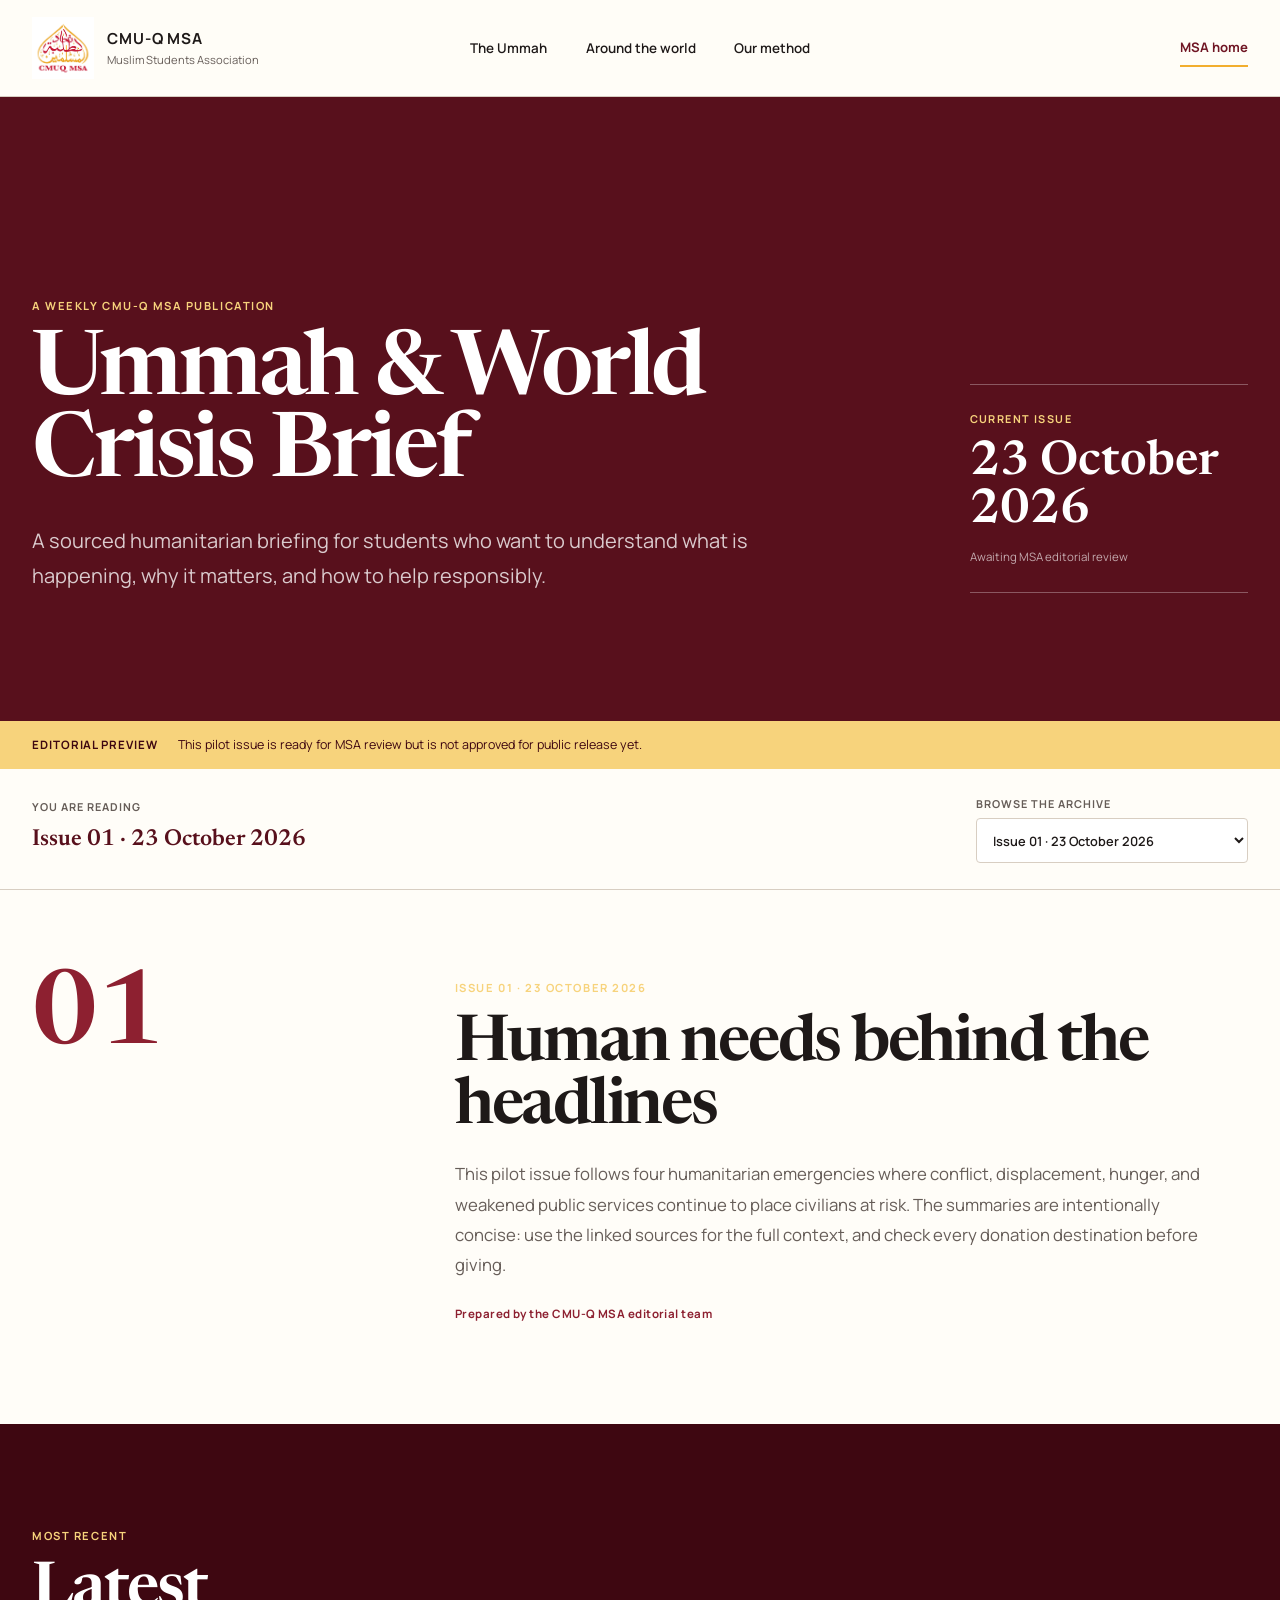
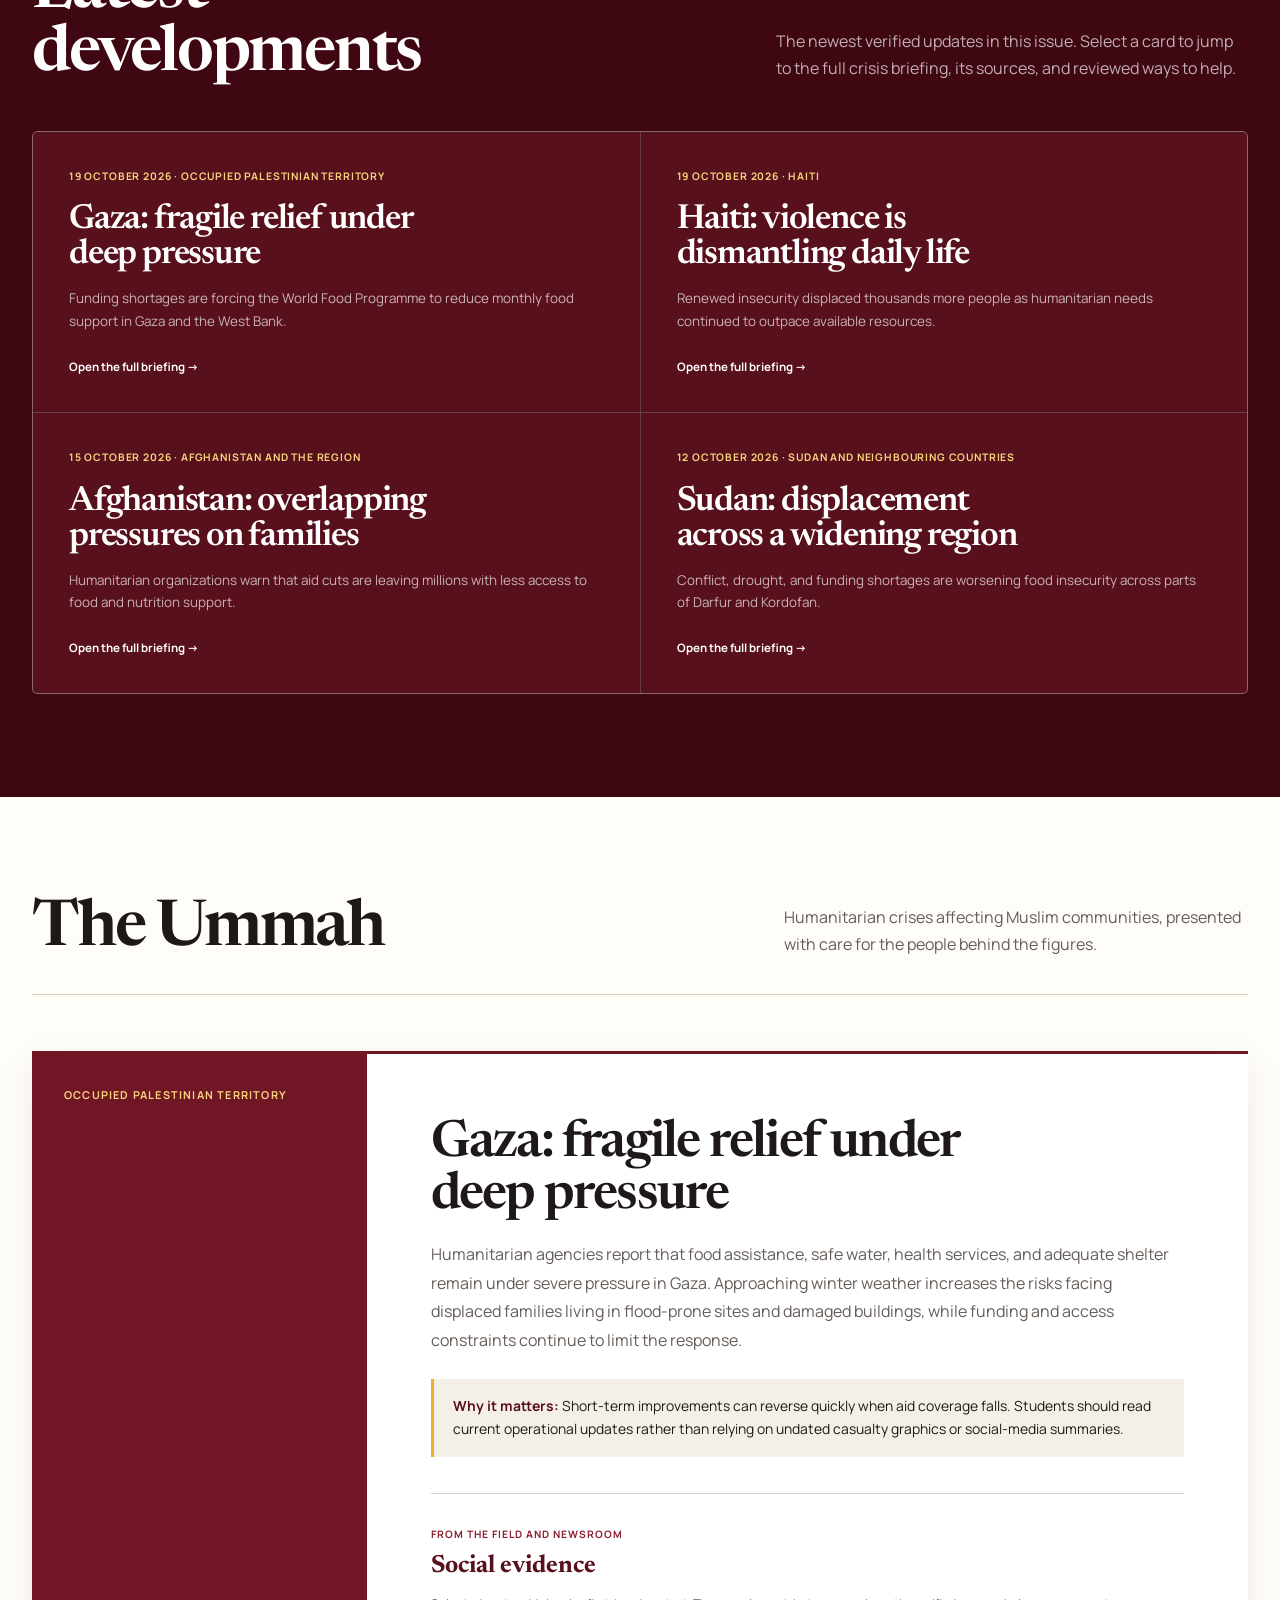
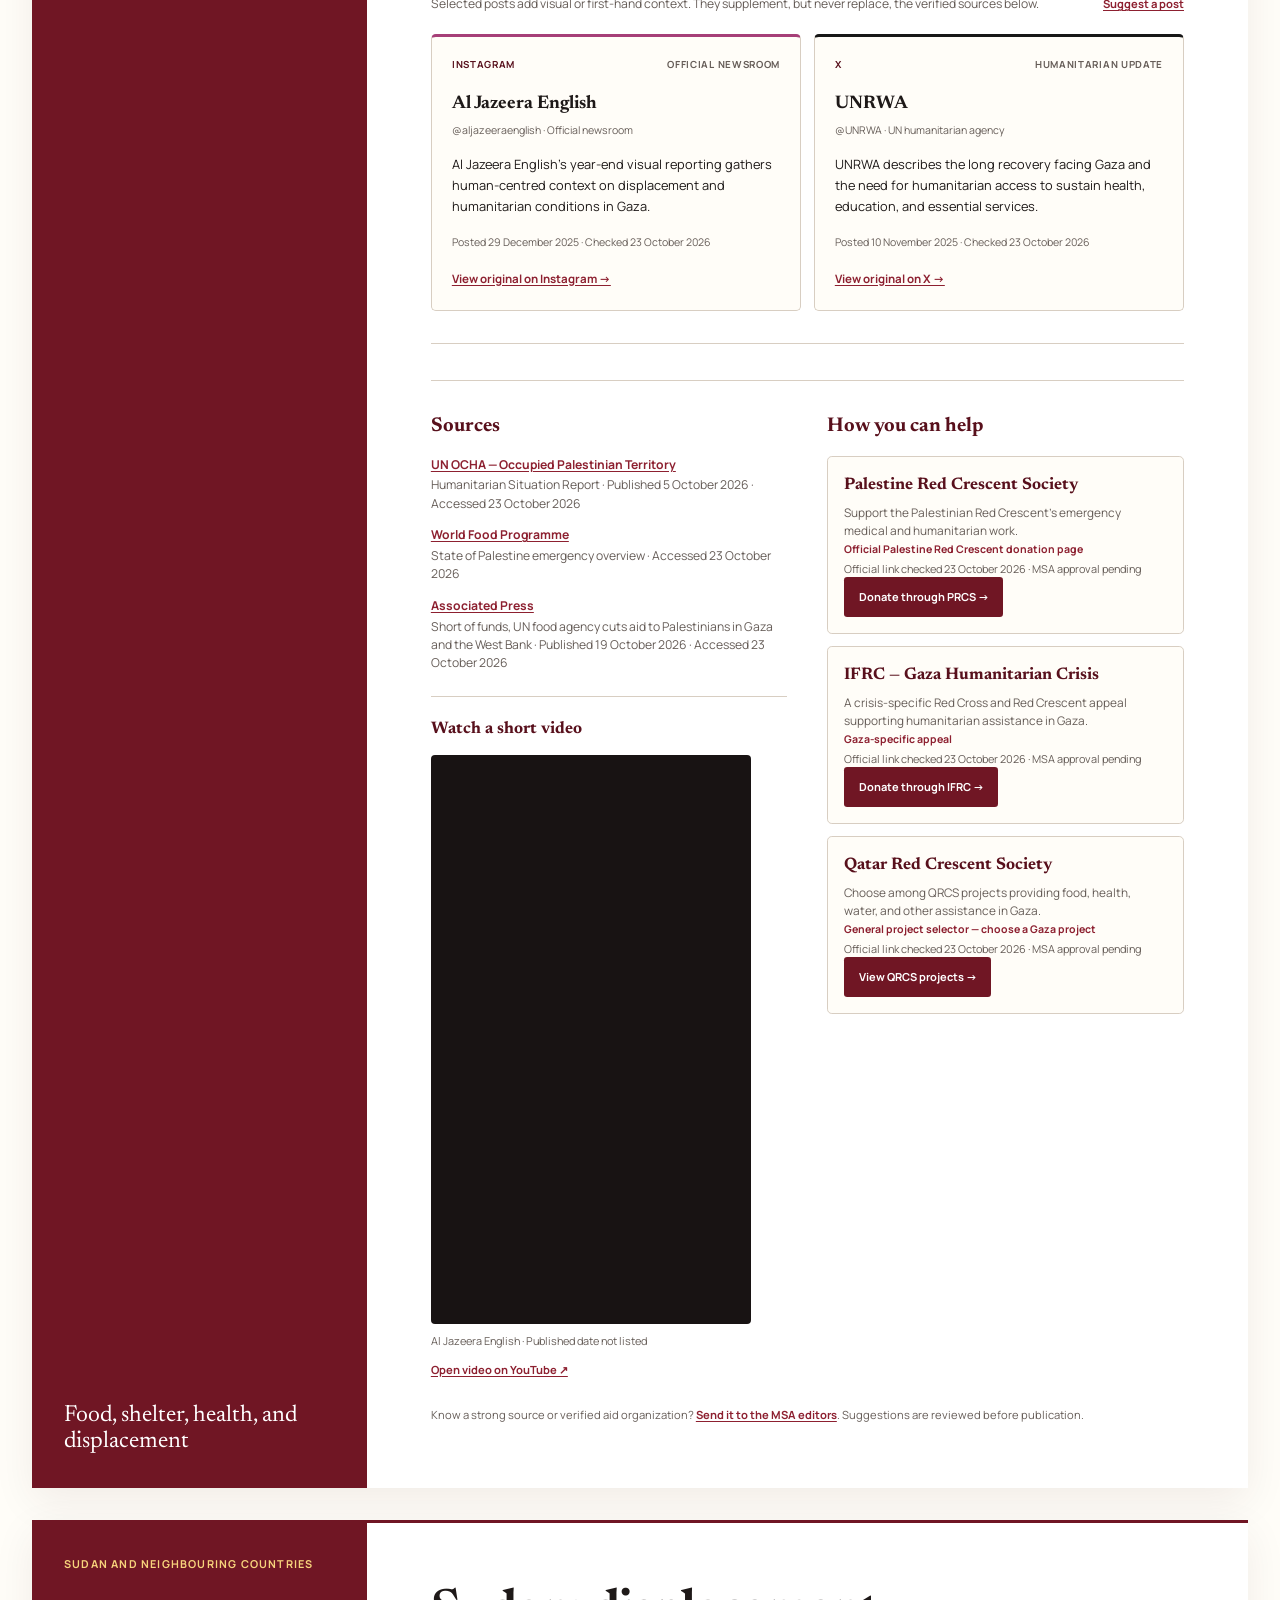
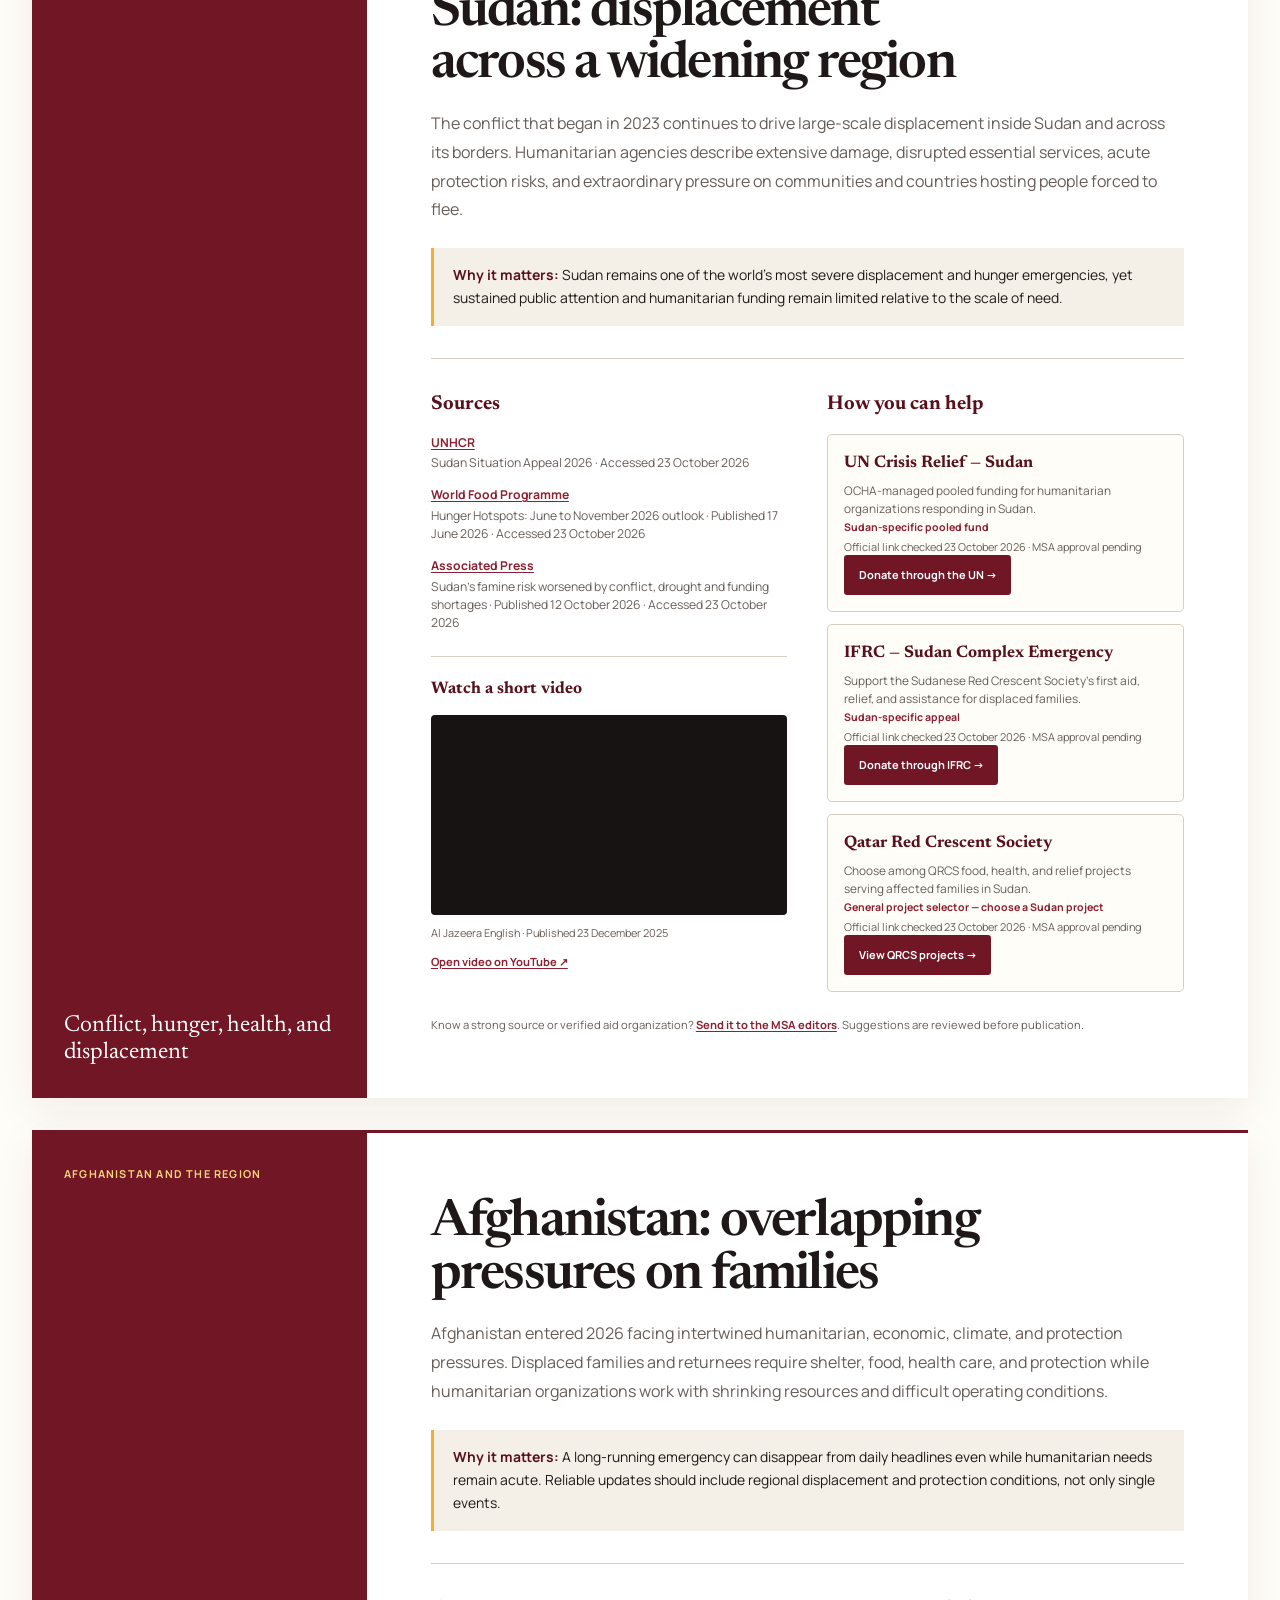
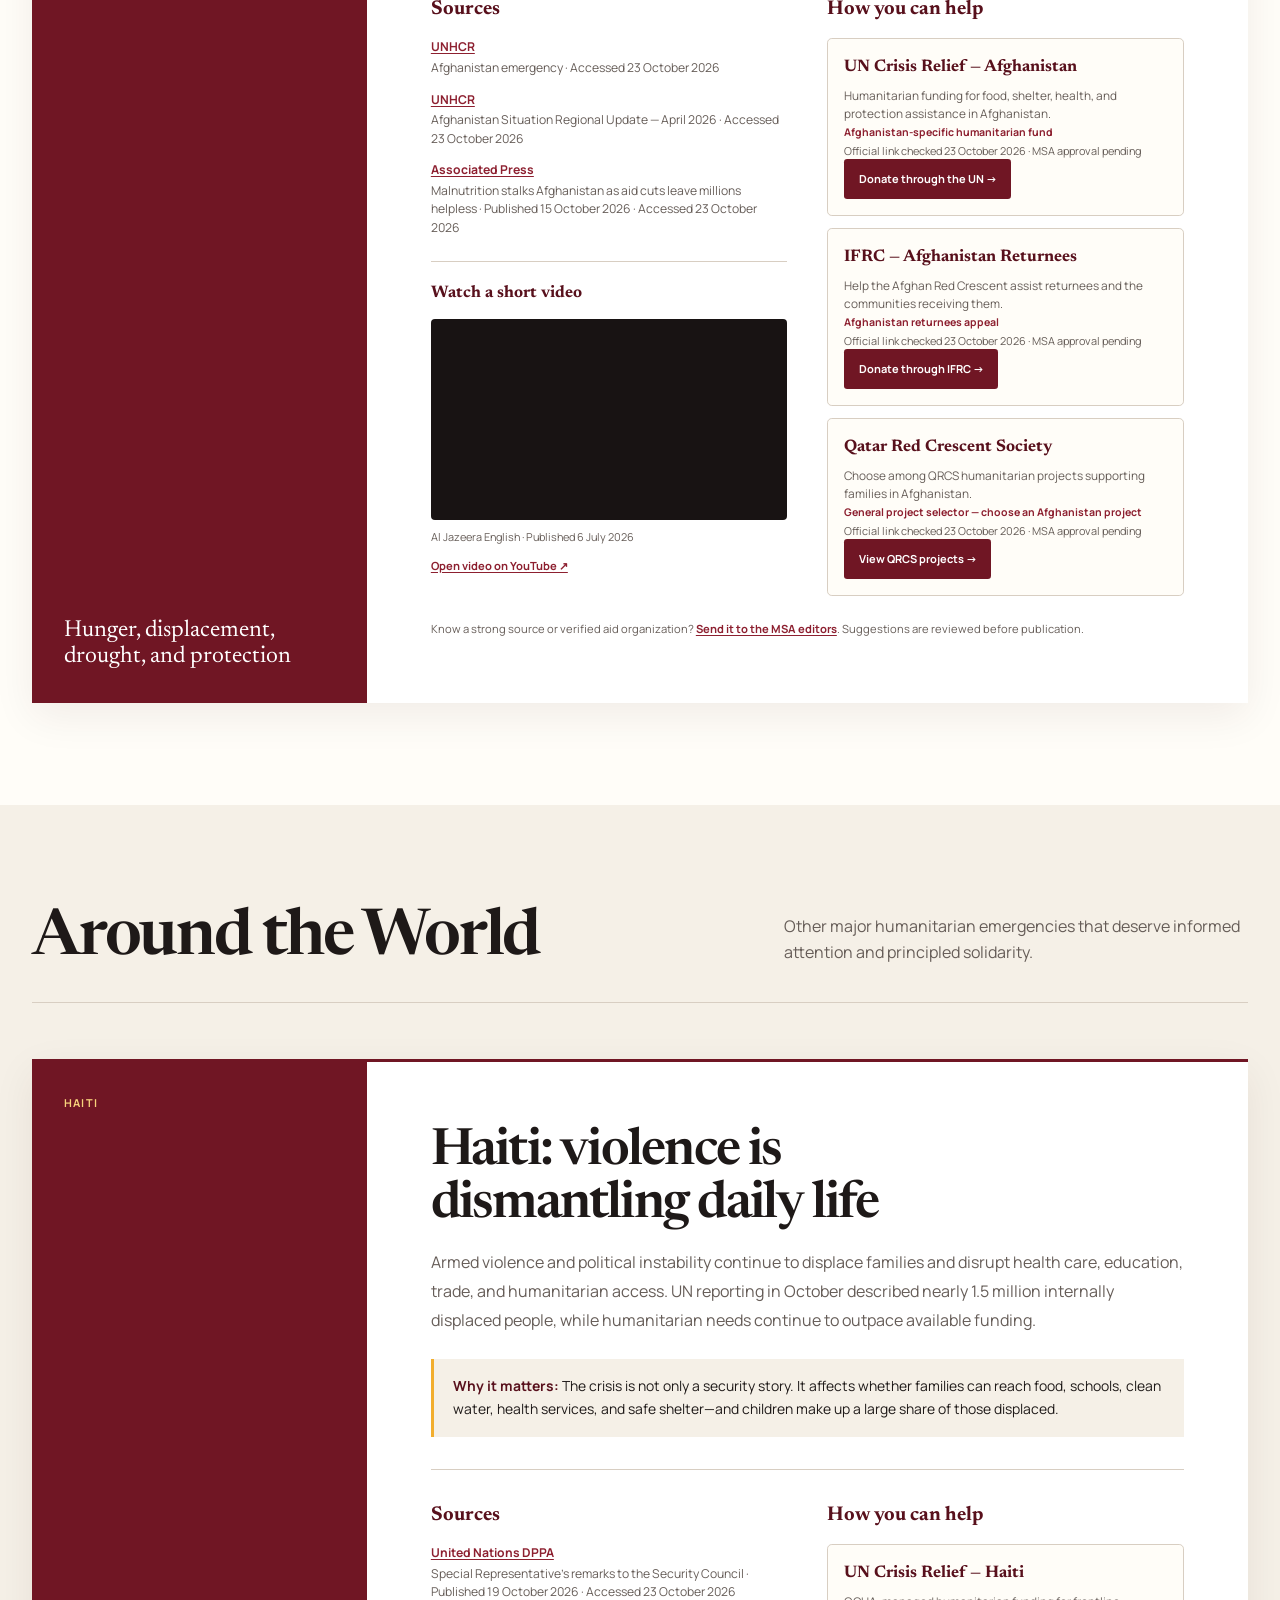
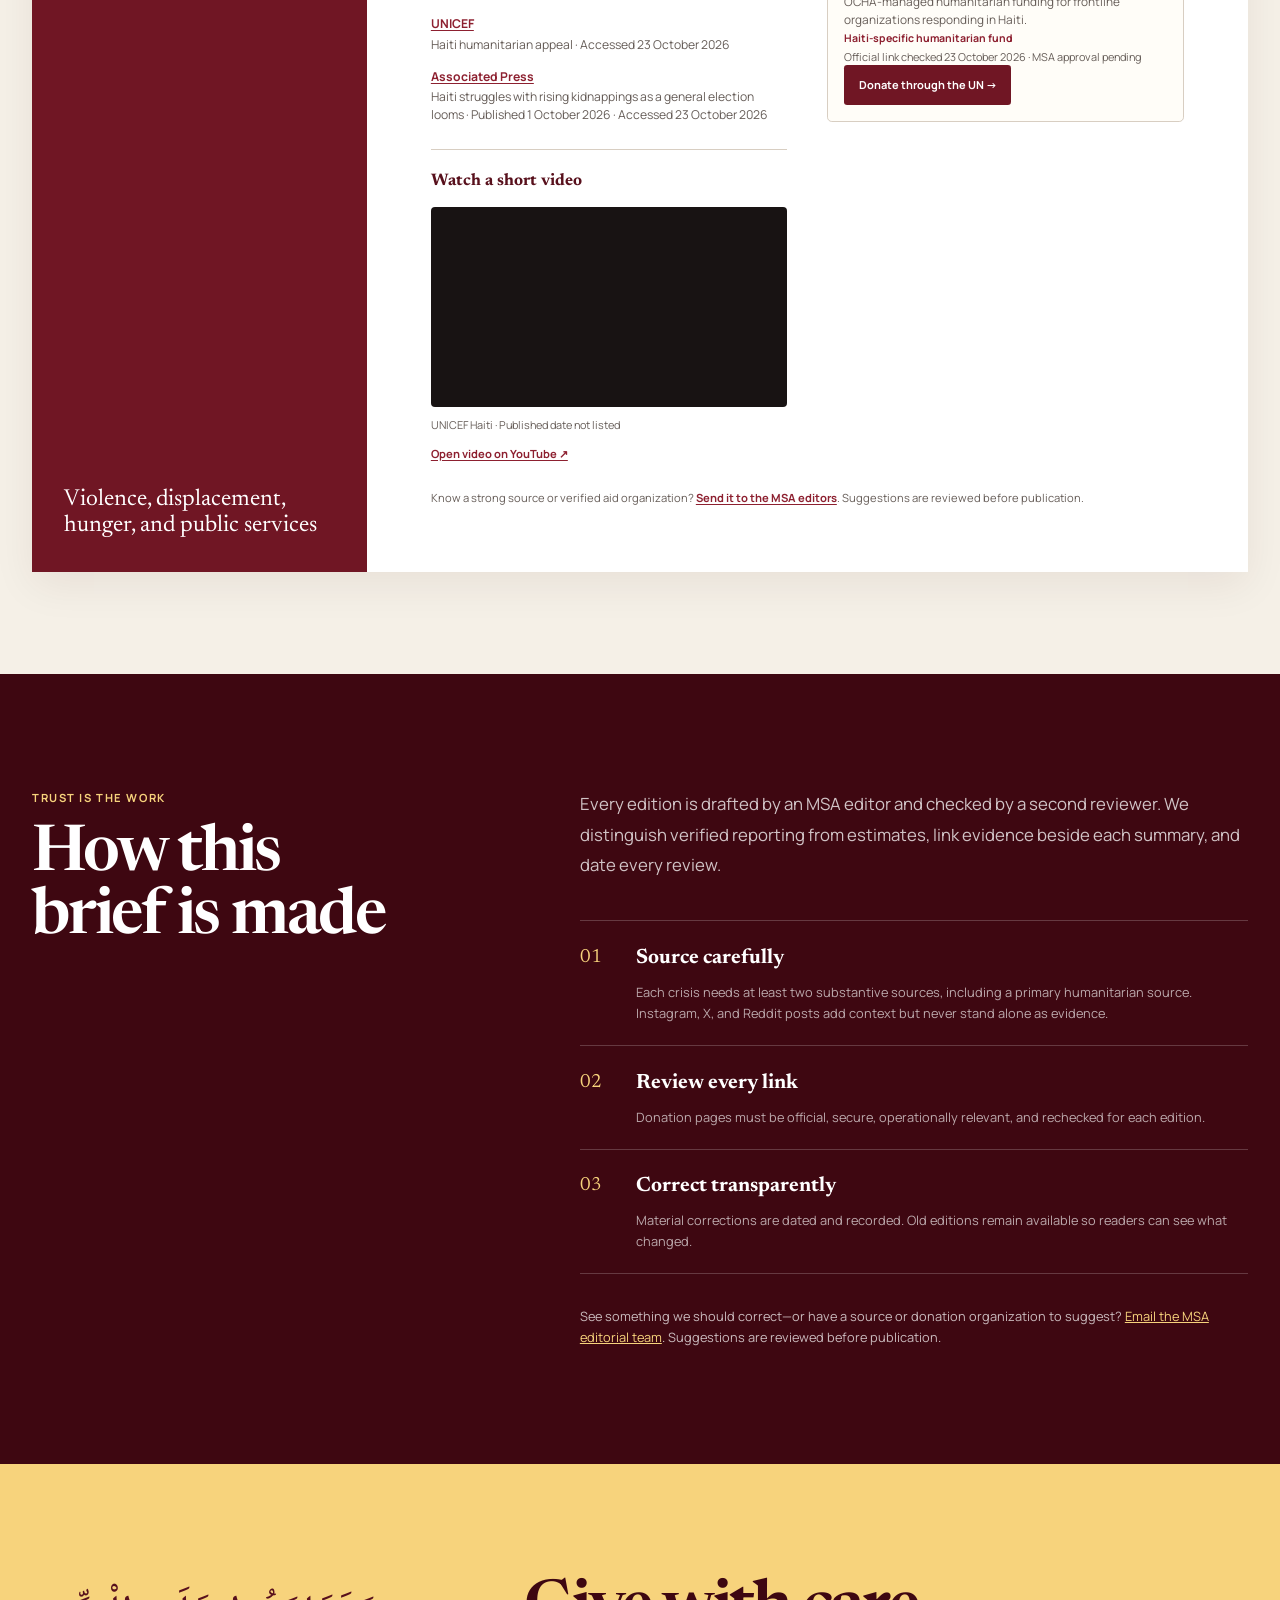
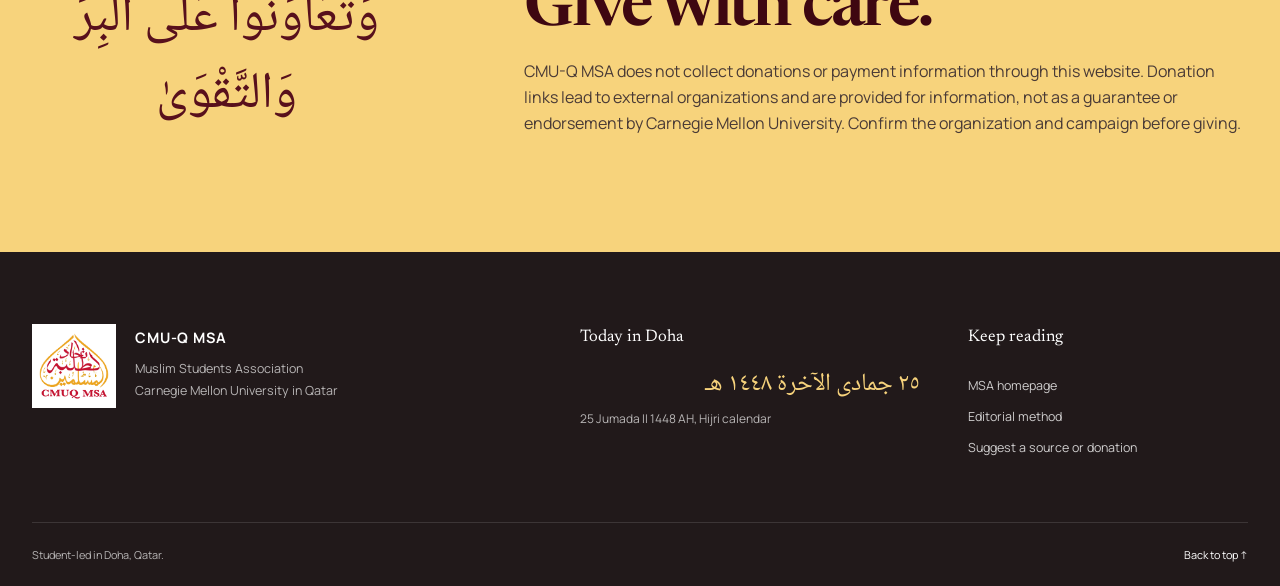
<file: brief/index.html>
<!DOCTYPE html>
<html lang="en">
<head>
  <meta charset="utf-8">
  <meta name="viewport" content="width=device-width, initial-scale=1">
  <meta name="referrer" content="strict-origin-when-cross-origin">
  <title>Ummah &amp; World Crisis Brief | CMU-Q MSA</title>
  <meta name="description" content="A weekly, sourced briefing on humanitarian crises affecting Muslim communities and the wider world.">
  <meta name="theme-color" content="#701624">
  <meta property="og:title" content="Ummah &amp; World Crisis Brief">
  <meta property="og:description" content="A weekly, sourced humanitarian briefing from CMU-Q MSA.">
  <meta property="og:type" content="website">
  <link rel="icon" type="image/png" href="../brand/favicon.png">
  <link rel="preload" as="image" href="../brand/logo.png">
  <link rel="preconnect" href="https://fonts.googleapis.com">
  <link rel="preconnect" href="https://fonts.gstatic.com" crossorigin>
  <link href="https://fonts.googleapis.com/css2?family=Manrope:wght@400;500;600;700&amp;family=Newsreader:opsz,wght@6..72,500;6..72,600&amp;family=Noto+Naskh+Arabic:wght@500;600&amp;display=swap" rel="stylesheet">
  <link rel="stylesheet" href="../styles.css?v=5">
  <link rel="stylesheet" href="brief.css?v=2">
</head>
<body id="top">
  <a class="skip-link" href="#main">Skip to content</a>

  <header class="site-header">
    <div class="wrap header-inner">
      <a class="brand" href="../" aria-label="CMU-Q MSA home">
        <img src="../brand/logo.png" width="2100" height="2100" alt="">
        <span><strong>CMU-Q MSA</strong><small>Muslim Students Association</small></span>
      </a>
      <nav class="main-nav" aria-label="Brief navigation">
        <a href="#ummah">The Ummah</a>
        <a href="#world">Around the world</a>
        <a href="#methodology">Our method</a>
      </nav>
      <a class="header-link" href="../">MSA home</a>
    </div>
  </header>

  <main id="main">
    <section class="brief-hero" aria-labelledby="brief-title">
      <div class="wrap brief-hero-grid">
        <div>
          <p class="eyebrow">A weekly CMU-Q MSA publication</p>
          <h1 id="brief-title">Ummah &amp; World<br>Crisis Brief</h1>
          <p class="brief-hero-lede">A sourced humanitarian briefing for students who want to understand what is happening, why it matters, and how to help responsibly.</p>
        </div>
        <aside class="issue-stamp" aria-label="Current issue">
          <p>Current issue</p>
          <time id="hero-issue-date" datetime="">Loading…</time>
          <span id="hero-review-date">Checking editorial status</span>
        </aside>
      </div>
    </section>

    <section class="editorial-status" id="editorial-status" hidden>
      <div class="wrap status-inner">
        <strong>Editorial preview</strong>
        <p>This pilot issue is ready for MSA review but is not approved for public release yet.</p>
      </div>
    </section>

    <section class="issue-toolbar" aria-label="Issue controls">
      <div class="wrap issue-toolbar-inner">
        <div>
          <p class="toolbar-label">You are reading</p>
          <p id="selected-issue-label">Loading latest issue…</p>
        </div>
        <label class="archive-picker" for="issue-picker">
          <span>Browse the archive</span>
          <select id="issue-picker" disabled>
            <option>Loading issues…</option>
          </select>
        </label>
      </div>
    </section>

    <div id="brief-content" aria-live="polite" aria-busy="true">
      <div class="wrap brief-loading">
        <span class="loading-mark" aria-hidden="true"></span>
        <p>Opening this week’s brief…</p>
      </div>
    </div>

    <section class="section methodology-section" id="methodology" aria-labelledby="methodology-heading">
      <div class="wrap methodology-grid">
        <div>
          <p class="eyebrow">Trust is the work</p>
          <h2 id="methodology-heading">How this brief is made</h2>
        </div>
        <div class="methodology-copy">
          <p>Every edition is drafted by an MSA editor and checked by a second reviewer. We distinguish verified reporting from estimates, link evidence beside each summary, and date every review.</p>
          <ol class="method-list">
            <li><span>01</span><div><strong>Source carefully</strong><p>Each crisis needs at least two substantive sources, including a primary humanitarian source. Instagram, X, and Reddit posts add context but never stand alone as evidence.</p></div></li>
            <li><span>02</span><div><strong>Review every link</strong><p>Donation pages must be official, secure, operationally relevant, and rechecked for each edition.</p></div></li>
            <li><span>03</span><div><strong>Correct transparently</strong><p>Material corrections are dated and recorded. Old editions remain available so readers can see what changed.</p></div></li>
          </ol>
          <p class="correction-copy">See something we should correct—or have a source or donation organization to suggest? <a href="mailto:msa@andrew.cmu.edu?subject=Ummah%20%26%20World%20Crisis%20Brief%20suggestion&amp;body=Crisis%3A%0AURL%3A%0APlatform%20or%20organization%3A%0AWhy%20this%20is%20useful%20and%20credible%3A%0ASupporting%20source%20or%20context%3A">Email the MSA editorial team</a>. Suggestions are reviewed before publication.</p>
        </div>
      </div>
    </section>

    <section class="section donation-note" aria-labelledby="donation-note-heading">
      <div class="wrap donation-note-grid">
        <p class="arabic" lang="ar" dir="rtl">وَتَعَاوَنُوا عَلَى الْبِرِّ وَالتَّقْوَىٰ</p>
        <div>
          <h2 id="donation-note-heading">Give with care.</h2>
          <p>CMU-Q MSA does not collect donations or payment information through this website. Donation links lead to external organizations and are provided for information, not as a guarantee or endorsement by Carnegie Mellon University. Confirm the organization and campaign before giving.</p>
        </div>
      </div>
    </section>
  </main>

  <footer class="site-footer">
    <div class="wrap footer-grid">
      <div class="footer-brand"><img src="../brand/logo.png" width="2100" height="2100" alt=""><div><strong>CMU-Q MSA</strong><p>Muslim Students Association<br>Carnegie Mellon University in Qatar</p></div></div>
      <div class="footer-date"><p class="footer-label">Today in Doha</p><p class="hijri-arabic" id="hijri-arabic" lang="ar" dir="rtl">—</p><p id="hijri-english">—</p></div>
      <nav class="footer-links" aria-label="Brief links">
        <p class="footer-label">Keep reading</p>
        <a href="../">MSA homepage</a>
        <a href="#methodology">Editorial method</a>
        <a href="mailto:msa@andrew.cmu.edu?subject=Ummah%20%26%20World%20Crisis%20Brief%20suggestion&amp;body=Crisis%3A%0AURL%3A%0APlatform%20or%20organization%3A%0AWhy%20this%20is%20useful%20and%20credible%3A%0ASupporting%20source%20or%20context%3A">Suggest a source or donation</a>
      </nav>
    </div>
    <div class="wrap footer-bottom"><p>Student-led in Doha, Qatar.</p><a href="#top">Back to top <span aria-hidden="true">↑</span></a></div>
  </footer>

  <script src="brief.js?v=2" defer></script>
</body>
</html>
</file>
<file: styles.css>
:root {
  --maroon-950: #3e0711;
  --maroon-900: #58101c;
  --maroon-800: #701624;
  --maroon-700: #8d2030;
  --crimson: #bd1634;
  --gold: #f2ae2e;
  --gold-soft: #f7d37c;
  --ink: #1e1918;
  --ink-soft: #665d58;
  --ivory: #f5f0e7;
  --paper: #fffdf8;
  --white: #fff;
  --rule: #d8cec2;
  --serif: "Newsreader", Georgia, serif;
  --sans: "Manrope", "Segoe UI", sans-serif;
  --arabic: "Noto Naskh Arabic", "Amiri", serif;
  --measure: 76rem;
}

*, *::before, *::after { box-sizing: border-box; }
html { scroll-padding-top: 6rem; }
body { margin: 0; color: var(--ink); background: var(--ivory); font-family: var(--sans); font-size: 1rem; line-height: 1.65; -webkit-font-smoothing: antialiased; }
body::selection { color: var(--white); background: var(--maroon-700); }
img { display: block; max-width: 100%; height: auto; }
a { color: inherit; }
h1, h2, h3, p { margin-top: 0; }
h1, h2, h3 { font-family: var(--serif); font-weight: 600; letter-spacing: -.035em; }
h1 { max-width: 11ch; margin-bottom: 1.75rem; font-size: clamp(3.75rem, 7vw, 6.75rem); line-height: .92; }
h2 { margin-bottom: 0; font-size: clamp(2.75rem, 5vw, 4.75rem); line-height: .98; }
h3 { font-size: clamp(1.8rem, 2.5vw, 2.45rem); line-height: 1.02; }
.wrap { width: min(calc(100% - 3rem), var(--measure)); margin-inline: auto; }

:focus-visible { outline: 3px solid var(--maroon-700); outline-offset: 4px; }
.hero :focus-visible, .connect-section :focus-visible, .site-footer :focus-visible { outline-color: var(--gold); }
.skip-link { position: fixed; top: -5rem; left: 1rem; z-index: 100; padding: .7rem 1rem; color: var(--white); background: var(--maroon-950); text-decoration: none; }
.skip-link:focus { top: 1rem; }

.site-header { position: sticky; top: 0; z-index: 10; color: var(--ink); background: rgb(255 253 248 / 96%); border-bottom: 1px solid var(--rule); backdrop-filter: blur(14px); }
.header-inner { min-height: 6rem; display: grid; grid-template-columns: 1fr auto 1fr; align-items: center; gap: 2rem; }
.brand { width: max-content; display: flex; align-items: center; gap: .85rem; text-decoration: none; }
.brand img { width: 3.85rem; aspect-ratio: 1; object-fit: contain; }
.brand span { display: grid; }
.brand strong { font-size: .95rem; letter-spacing: .055em; }
.brand small { color: var(--ink-soft); font-size: .7rem; }
.main-nav { display: flex; align-items: center; gap: clamp(1.4rem, 3vw, 2.6rem); }
.main-nav a, .footer-links a, .header-link { text-decoration: none; }
.main-nav a { position: relative; padding-block: .4rem; font-size: .84rem; font-weight: 600; }
.main-nav a::after { position: absolute; right: 0; bottom: 0; left: 0; height: 2px; background: var(--crimson); content: ""; transform: scaleX(0); transform-origin: right; transition: transform 180ms ease; }
.main-nav a:hover::after, .main-nav a:focus-visible::after { transform: scaleX(1); transform-origin: left; }
.header-link { justify-self: end; padding: .5rem 0 .35rem; border-bottom: 2px solid var(--gold); color: var(--maroon-800); font-size: .82rem; font-weight: 700; }

.button { min-height: 3.1rem; display: inline-flex; align-items: center; justify-content: center; padding: .75rem 1.1rem; border: 1px solid transparent; border-radius: .35rem; font-size: .82rem; font-weight: 700; line-height: 1.2; text-decoration: none; transition: background-color 180ms ease, color 180ms ease; }
.button-gold { color: var(--maroon-950); background: var(--gold); }
.button-gold:hover { background: var(--gold-soft); }
.text-link { display: inline-flex; align-items: center; padding-block: .3rem; border-bottom: 1px solid currentColor; color: var(--maroon-800); font-size: .84rem; font-weight: 700; text-decoration: none; }
.text-link:hover { color: var(--crimson); }
.light-link { color: var(--white); }
.light-link:hover { color: var(--gold-soft); }

.hero { color: var(--white); background: var(--maroon-900); }
.hero-grid { min-height: 43rem; display: grid; grid-template-columns: minmax(0, 1.45fr) minmax(19rem, .55fr); align-items: center; gap: clamp(3rem, 7vw, 7rem); padding-block: clamp(5rem, 9vw, 7rem); }
.hero-copy { position: relative; z-index: 1; }
.hero-lede { max-width: 42rem; margin-bottom: 0; color: rgb(255 255 255 / 78%); font-size: clamp(1.08rem, 1.8vw, 1.3rem); line-height: 1.75; }
.hero-card { min-height: 31rem; display: flex; flex-direction: column; justify-content: space-between; padding: clamp(1.6rem, 3vw, 2.35rem); color: var(--ink); background: var(--paper); border-radius: 12rem 12rem .4rem .4rem; box-shadow: 0 1.5rem 3.5rem rgb(31 0 7 / 26%); }
.hero-card img { width: 74%; margin: 1rem auto 2rem; }
.arabic { margin-bottom: .55rem; color: var(--maroon-800); font-family: var(--arabic); font-size: 1.5rem; line-height: 1.5; }
.hero-card-copy { margin-bottom: 0; color: var(--ink-soft); font-size: .78rem; line-height: 1.65; }
.hero-note { padding-block: 1.2rem; border-top: 1px solid rgb(255 255 255 / 18%); }
.hero-note p { margin-bottom: 0; color: rgb(255 255 255 / 67%); font-size: .78rem; }

.section { padding-block: clamp(5.5rem, 9vw, 8rem); }
.section-heading { display: grid; grid-template-columns: minmax(0, 1fr) minmax(19rem, .72fr); align-items: end; gap: clamp(2rem, 7vw, 7rem); margin-bottom: clamp(3.5rem, 6vw, 5.5rem); }
.section-heading > p { max-width: 34rem; margin-bottom: .4rem; color: var(--ink-soft); font-size: 1.05rem; line-height: 1.75; }

.programs-section { background: var(--ivory); }
.program-grid { display: grid; grid-template-columns: repeat(2, minmax(0, 1fr)); column-gap: clamp(2rem, 5vw, 4.5rem); row-gap: clamp(4rem, 7vw, 6.5rem); }
.program-card { min-width: 0; }
.program-photo { aspect-ratio: 16 / 10; overflow: hidden; background: var(--maroon-900); border-radius: .35rem; }
.program-photo img { width: 100%; height: 100%; object-fit: cover; }
.program-card-body { max-width: 34rem; padding-top: 1.5rem; }
.program-card h3 { margin-bottom: .8rem; color: var(--maroon-900); }
.program-card p { margin-bottom: 0; color: var(--ink-soft); font-size: .94rem; line-height: 1.75; }
.photo-knk { object-position: center 62%; }
.photo-sweet-sunday { object-position: center 46%; }
.photo-dine { object-position: center 50%; }
.photo-hifz { object-position: center 58%; }
.photo-insights { object-position: center 48%; }

.brief-teaser-section { color: var(--white); background: var(--maroon-900); }
.brief-teaser-grid { display: grid; grid-template-columns: .42fr 1.15fr .72fr; align-items: center; gap: clamp(2.5rem, 6vw, 6rem); }
.brief-teaser-kicker { width: min(100%, 13rem); aspect-ratio: 1; display: grid; align-content: center; justify-items: center; border: 1px solid rgb(255 255 255 / 32%); border-radius: 50%; color: var(--gold-soft); }
.brief-teaser-kicker span { font-size: .68rem; font-weight: 700; letter-spacing: .16em; text-transform: uppercase; }
.brief-teaser-kicker strong { font-family: var(--serif); font-size: clamp(2.25rem, 4vw, 3.8rem); font-weight: 600; line-height: 1; }
.eyebrow { margin-bottom: 1rem; color: var(--gold-soft); font-size: .7rem; font-weight: 700; letter-spacing: .14em; text-transform: uppercase; }
.brief-teaser-copy h2 { max-width: 11ch; margin-bottom: 1.35rem; }
.brief-teaser-copy > p:not(.eyebrow) { max-width: 39rem; margin-bottom: 1.8rem; color: rgb(255 255 255 / 76%); }
.brief-teaser-principles { border-top: 1px solid rgb(255 255 255 / 25%); }
.brief-teaser-principles p { display: grid; grid-template-columns: 2rem 1fr; gap: .75rem; margin: 0; padding-block: 1rem; border-bottom: 1px solid rgb(255 255 255 / 25%); font-size: .78rem; }
.brief-teaser-principles span { color: var(--gold-soft); font-family: var(--serif); }

.events-section { background: var(--paper); }
.events-heading { margin-bottom: 3.5rem; padding-bottom: 2.25rem; border-bottom: 1px solid var(--rule); }
.events-layout { display: grid; grid-template-columns: minmax(0, 1.25fr) minmax(18rem, .75fr); gap: clamp(2.5rem, 6vw, 6rem); }
.events-layout.single-event { grid-template-columns: 1fr; }
.next-event { min-height: 28rem; display: grid; grid-template-columns: 12.5rem minmax(0, 1fr); overflow: hidden; background: var(--ivory); border-top: 1px solid var(--maroon-800); border-bottom: 1px solid var(--maroon-800); }
.event-loading { grid-column: 1 / -1; margin: auto; text-align: center; }
.event-loading p { margin-bottom: 0; color: var(--ink-soft); }
.loading-mark { width: 1.8rem; height: 1.8rem; display: block; margin: 0 auto 1rem; border: 2px solid var(--rule); border-top-color: var(--maroon-700); border-radius: 50%; animation: spin 900ms linear infinite; }
@keyframes spin { to { transform: rotate(360deg); } }
.next-event-top { display: flex; flex-direction: column; justify-content: space-between; gap: 2rem; padding: 2rem 1.6rem; color: var(--white); background: var(--maroon-800); }
.live-label { margin-bottom: 0; color: rgb(255 255 255 / 75%); font-size: .78rem; }
.event-date-block { display: grid; color: var(--gold-soft); }
.event-date-block strong { font-family: var(--serif); font-size: 5rem; font-weight: 600; letter-spacing: -.04em; line-height: .8; }
.event-date-block span { margin-top: .85rem; font-size: .72rem; font-weight: 600; line-height: 1.55; white-space: pre-line; }
.next-event-body { display: flex; flex-direction: column; justify-content: center; padding: clamp(2rem, 5vw, 4rem); }
.next-event h3 { max-width: 14ch; margin: 0 0 1.1rem; font-size: clamp(2.75rem, 5vw, 4.5rem); }
.event-meta { display: flex; flex-wrap: wrap; gap: .35rem 1.25rem; margin-bottom: 1.25rem; color: var(--ink-soft); font-size: .87rem; }
.event-description { max-width: 39rem; margin-bottom: 1.6rem; color: var(--ink-soft); font-size: .92rem; }
.event-button { width: max-content; }
.event-empty { grid-column: 1 / -1; max-width: 38rem; align-self: center; padding: clamp(2rem, 5vw, 4rem); }
.event-empty h3 { margin-top: .75rem; }
.event-empty p { color: var(--ink-soft); }
.more-events { min-width: 0; }
.list-label { margin-bottom: 1.25rem; color: var(--maroon-800); font-family: var(--serif); font-size: 1.4rem; font-weight: 600; }
.event-list { margin: 0; padding: 0; list-style: none; }
.event-list li { display: grid; grid-template-columns: 3.8rem 1fr auto; align-items: start; gap: 1.1rem; padding: 1.4rem 0; border-top: 1px solid var(--rule); }
.event-list li:first-child { padding-top: 0; border-top: 0; }
.event-list time { color: var(--maroon-700); font-family: var(--serif); font-size: 1.35rem; font-weight: 600; line-height: 1; text-align: left; }
.event-list time span { display: block; margin-top: .2rem; font-family: var(--sans); font-size: .65rem; font-weight: 600; }
.event-list h3 { margin-bottom: .4rem; font-size: 1.4rem; line-height: 1.15; }
.event-list p { margin-bottom: 0; color: var(--ink-soft); font-size: .8rem; line-height: 1.55; white-space: pre-line; }
.event-list a { padding-bottom: .15rem; border-bottom: 1px solid currentColor; color: var(--maroon-700); font-size: .76rem; font-weight: 700; text-decoration: none; }
.empty-list { color: var(--ink-soft); }

.connect-section { color: var(--white); background: var(--maroon-950); }
.connect-grid { display: grid; grid-template-columns: 1.25fr .75fr; align-items: end; gap: clamp(2.5rem, 7vw, 7rem); }
.connect-grid h2 { margin-bottom: 1rem; }
.connect-grid p { max-width: 34rem; margin-bottom: 0; color: rgb(255 255 255 / 70%); font-size: 1.05rem; }
.connect-actions { display: flex; flex-direction: column; align-items: flex-start; gap: 1.25rem; }

.site-footer { padding-top: 4.5rem; color: rgb(255 255 255 / 68%); background: #21191a; }
.footer-grid { display: grid; grid-template-columns: 1.25fr .85fr .7fr; gap: 3rem; padding-bottom: 4rem; }
.footer-brand { display: flex; align-items: flex-start; gap: 1.2rem; }
.footer-brand img { width: 5.25rem; object-fit: contain; }
.footer-brand strong { color: var(--white); font-size: .9rem; letter-spacing: .055em; }
.footer-brand p { margin: .5rem 0 0; font-size: .78rem; line-height: 1.7; }
.footer-label { margin-bottom: .85rem; color: var(--white); font-family: var(--serif); font-size: 1.05rem; }
.footer-date > p:last-child { margin-bottom: 0; font-size: .75rem; }
.hijri-arabic { margin-bottom: .2rem; color: var(--gold-soft); font-family: var(--arabic); font-size: 1.55rem; }
.footer-links { display: grid; justify-items: start; gap: .65rem; }
.footer-links a { color: rgb(255 255 255 / 78%); font-size: .78rem; }
.footer-links a:hover { color: var(--gold-soft); }
.footer-bottom { display: flex; justify-content: space-between; gap: 1rem; padding-block: 1.4rem; border-top: 1px solid rgb(255 255 255 / 12%); font-size: .68rem; }
.footer-bottom p { margin-bottom: 0; }
.footer-bottom a { color: var(--white); text-decoration: none; }

@media (max-width: 920px) {
  html { scroll-padding-top: 0; }
  .site-header { position: static; }
  .header-inner { grid-template-columns: 1fr auto; gap: .8rem 1.5rem; padding-block: .75rem; }
  .main-nav { grid-column: 1 / -1; grid-row: 2; justify-content: center; padding-top: .6rem; border-top: 1px solid var(--rule); }
  .hero-grid { min-height: auto; grid-template-columns: 1fr; }
  .hero-card { width: min(100%, 26rem); min-height: 28rem; justify-self: center; }
  .brief-teaser-grid { grid-template-columns: .42fr 1fr; }
  .brief-teaser-principles { grid-column: 1 / -1; }
  .events-layout { grid-template-columns: 1fr; }
  .footer-grid { grid-template-columns: 1fr 1fr; }
  .footer-brand { grid-column: 1 / -1; }
}

@media (max-width: 640px) {
  .wrap { width: min(calc(100% - 1.5rem), var(--measure)); }
  .header-inner { min-height: 5rem; }
  .brand img { width: 3rem; }
  .brand small { display: none; }
  .header-link { font-size: .72rem; }
  .main-nav { justify-content: space-between; gap: 1rem; }
  .main-nav a { font-size: .74rem; }
  h1 { font-size: clamp(3.35rem, 16vw, 5rem); }
  .hero-grid { padding-block: 4.25rem; }
  .hero-card { min-height: 24rem; border-radius: 9rem 9rem .35rem .35rem; }
  .hero-card img { width: 65%; }
  .section-heading, .program-grid, .brief-teaser-grid, .connect-grid, .footer-grid { grid-template-columns: 1fr; }
  .section-heading { align-items: start; margin-bottom: 3rem; }
  .brief-teaser-kicker { width: 8rem; }
  .brief-teaser-principles { grid-column: auto; }
  .program-grid { row-gap: 3.75rem; }
  .program-card-body { padding-top: 1.2rem; }
  .next-event { min-height: 0; grid-template-columns: 1fr; }
  .next-event-top { min-height: 10rem; flex-direction: row; align-items: flex-end; padding: 1.5rem; }
  .event-date-block { text-align: right; }
  .event-date-block strong { font-size: 4.25rem; }
  .next-event-body { padding: 2rem 1.5rem 2.5rem; }
  .next-event h3 { font-size: clamp(2.55rem, 12vw, 3.75rem); }
  .event-list li { grid-template-columns: 3.2rem 1fr auto; gap: .8rem; }
  .connect-grid { align-items: start; }
  .footer-brand { grid-column: auto; }
  .footer-grid { gap: 2.5rem; }
}

@media (prefers-reduced-motion: reduce) {
  *, *::before, *::after { animation-duration: .01ms !important; animation-iteration-count: 1 !important; transition-duration: .01ms !important; }
}
</file>
<file: brief/brief.css>
.brief-hero { color: var(--white); background: var(--maroon-900); }
.brief-hero-grid { min-height: 39rem; display: grid; grid-template-columns: minmax(0, 1.35fr) minmax(16rem, .45fr); align-items: end; gap: clamp(3rem, 8vw, 8rem); padding-block: clamp(5.5rem, 10vw, 8.5rem); }
.brief-hero h1 { max-width: 12ch; margin-bottom: 1.65rem; font-size: clamp(3.8rem, 7vw, 6.5rem); }
.brief-hero-lede { max-width: 45rem; margin-bottom: 0; color: rgb(255 255 255 / 78%); font-size: clamp(1.05rem, 1.8vw, 1.25rem); line-height: 1.75; }
.issue-stamp { padding: 1.6rem 0; border-block: 1px solid rgb(255 255 255 / 30%); }
.issue-stamp p { margin-bottom: .65rem; color: var(--gold-soft); font-size: .68rem; font-weight: 700; letter-spacing: .13em; text-transform: uppercase; }
.issue-stamp time { display: block; font-family: var(--serif); font-size: clamp(2rem, 4vw, 3rem); font-weight: 600; line-height: 1; }
.issue-stamp span { display: block; margin-top: .8rem; color: rgb(255 255 255 / 64%); font-size: .72rem; }

.editorial-status { color: var(--maroon-950); background: var(--gold-soft); }
.status-inner { display: flex; align-items: baseline; gap: 1.25rem; padding-block: .85rem; }
.status-inner strong { font-size: .72rem; letter-spacing: .08em; text-transform: uppercase; }
.status-inner p { margin: 0; font-size: .78rem; }

.issue-toolbar { background: var(--paper); border-bottom: 1px solid var(--rule); }
.issue-toolbar-inner { min-height: 7.5rem; display: flex; align-items: center; justify-content: space-between; gap: 2rem; }
.toolbar-label, .archive-picker span { display: block; margin-bottom: .35rem; color: var(--ink-soft); font-size: .68rem; font-weight: 700; letter-spacing: .09em; text-transform: uppercase; }
#selected-issue-label { margin: 0; color: var(--maroon-900); font-family: var(--serif); font-size: 1.45rem; font-weight: 600; }
.archive-picker { min-width: min(100%, 17rem); }
.archive-picker select { width: 100%; min-height: 2.8rem; padding: .55rem 2.2rem .55rem .75rem; border: 1px solid var(--rule); border-radius: .25rem; color: var(--ink); background: var(--white); font: 600 .8rem var(--sans); }

.brief-loading, .brief-error { min-height: 25rem; display: grid; place-content: center; text-align: center; }
.brief-error { max-width: 38rem; }
.brief-error h2 { margin-bottom: 1rem; }
.brief-error p { color: var(--ink-soft); }

.issue-intro { padding-block: clamp(4rem, 7vw, 6rem); background: var(--paper); }
.issue-intro-grid { display: grid; grid-template-columns: .42fr 1fr; gap: clamp(2rem, 7vw, 7rem); }
.issue-number { color: var(--maroon-700); font-family: var(--serif); font-size: clamp(4.5rem, 8vw, 7rem); font-weight: 600; line-height: .8; }
.issue-intro h2 { max-width: 19ch; margin-bottom: 1.25rem; }
.issue-intro-copy { max-width: 47rem; margin-bottom: 0; color: var(--ink-soft); font-size: 1.05rem; line-height: 1.8; }
.issue-byline { margin-top: 1.5rem; color: var(--maroon-700); font-size: .72rem; font-weight: 700; letter-spacing: .04em; }

.latest-section { padding-block: clamp(4.5rem, 8vw, 7rem); color: var(--white); background: var(--maroon-950); }
.latest-heading { display: grid; grid-template-columns: minmax(0, 1fr) minmax(19rem, .72fr); align-items: end; gap: clamp(2rem, 7vw, 7rem); margin-bottom: 2.75rem; }
.latest-heading h2 { max-width: 12ch; }
.latest-heading > p { max-width: 34rem; margin-bottom: .35rem; color: rgb(255 255 255 / 68%); }
.latest-grid { display: grid; grid-template-columns: repeat(2, minmax(0, 1fr)); gap: 1px; overflow: hidden; background: rgb(255 255 255 / 22%); border: 1px solid rgb(255 255 255 / 22%); border-radius: .35rem; }
.latest-card { min-width: 0; min-height: 17rem; display: flex; flex-direction: column; padding: clamp(1.5rem, 3vw, 2.25rem); background: var(--maroon-900); text-decoration: none; transition: background-color 180ms ease, transform 180ms ease; }
.latest-card:hover { background: var(--maroon-800); }
.latest-card:focus-visible { position: relative; z-index: 1; outline-color: var(--gold); outline-offset: -4px; }
.latest-card-meta { margin-bottom: 1.15rem; color: var(--gold-soft); font-size: .65rem; font-weight: 700; letter-spacing: .08em; text-transform: uppercase; }
.latest-card h3 { max-width: 18ch; margin-bottom: .85rem; color: var(--white); font-size: clamp(1.75rem, 2.7vw, 2.4rem); }
.latest-card-snippet { margin-bottom: 1.5rem; color: rgb(255 255 255 / 68%); font-size: .84rem; line-height: 1.7; }
.latest-card-link { margin-top: auto; color: var(--white); font-size: .72rem; font-weight: 700; }

.coverage-section { padding-block: clamp(5rem, 8vw, 7.5rem); }
.coverage-section:nth-of-type(even) { background: var(--ivory); }
.coverage-section:nth-of-type(odd) { background: var(--paper); }
.coverage-heading { display: grid; grid-template-columns: minmax(0, 1fr) minmax(18rem, .7fr); align-items: end; gap: clamp(2rem, 7vw, 7rem); margin-bottom: 3.5rem; padding-bottom: 2rem; border-bottom: 1px solid var(--rule); }
.coverage-heading p { max-width: 34rem; margin-bottom: .3rem; color: var(--ink-soft); }
.crisis-list { display: grid; gap: 2rem; }
.crisis-card { scroll-margin-top: 7rem; display: grid; grid-template-columns: minmax(12rem, .38fr) minmax(0, 1fr); border-top: 3px solid var(--maroon-800); background: var(--white); box-shadow: 0 .8rem 2.5rem rgb(62 7 17 / 7%); }
.crisis-card:target { box-shadow: 0 0 0 3px var(--gold), 0 .8rem 2.5rem rgb(62 7 17 / 10%); }
.crisis-card-aside { display: flex; flex-direction: column; justify-content: space-between; gap: 3rem; padding: 2rem; color: var(--white); background: var(--maroon-800); }
.crisis-region { margin: 0; color: var(--gold-soft); font-size: .68rem; font-weight: 700; letter-spacing: .11em; text-transform: uppercase; }
.crisis-status { margin: 0; font-family: var(--serif); font-size: 1.45rem; line-height: 1.15; }
.crisis-card-body { padding: clamp(2rem, 5vw, 4rem); }
.crisis-card h3 { max-width: 18ch; margin-bottom: 1.1rem; font-size: clamp(2.35rem, 4vw, 3.6rem); }
.crisis-summary { max-width: 49rem; margin-bottom: 1.5rem; color: var(--ink-soft); font-size: 1rem; line-height: 1.8; }
.why-it-matters { max-width: 49rem; margin-bottom: 2rem; padding: 1rem 1.2rem; border-left: 3px solid var(--gold); background: var(--ivory); font-size: .87rem; }
.why-it-matters strong { color: var(--maroon-900); }
.social-evidence { margin-block: 2.25rem; padding-block: 2rem; border-block: 1px solid var(--rule); }
.evidence-heading { display: flex; align-items: end; justify-content: space-between; gap: 1.5rem; margin-bottom: 1.25rem; }
.detail-kicker { margin: 0 0 .25rem; color: var(--maroon-700); font-size: .64rem; font-weight: 700; letter-spacing: .1em; text-transform: uppercase; }
.evidence-heading h4 { margin: 0; color: var(--maroon-900); font-family: var(--serif); font-size: 1.55rem; }
.evidence-note { max-width: 41rem; margin: .45rem 0 0; color: var(--ink-soft); font-size: .76rem; line-height: 1.55; }
.suggest-link { flex: 0 0 auto; color: var(--maroon-700); font-size: .7rem; font-weight: 700; text-underline-offset: .2em; }
.evidence-grid { display: grid; grid-template-columns: repeat(2, minmax(0, 1fr)); gap: .8rem; }
.evidence-card { min-width: 0; padding: 1.25rem; border: 1px solid var(--rule); border-top: 3px solid var(--maroon-700); border-radius: .3rem; background: var(--paper); }
.evidence-instagram { border-top-color: #a63f78; }
.evidence-x { border-top-color: #171717; }
.evidence-reddit { border-top-color: #d74a1f; }
.evidence-meta { display: flex; align-items: center; justify-content: space-between; gap: .75rem; margin-bottom: 1rem; }
.platform-badge, .evidence-type { font-size: .61rem; font-weight: 700; letter-spacing: .07em; text-transform: uppercase; }
.platform-badge { color: var(--maroon-900); }
.evidence-type { color: var(--ink-soft); text-align: right; }
.evidence-card h5 { margin: 0 0 .2rem; color: var(--ink); font-family: var(--serif); font-size: 1.15rem; }
.evidence-identity, .evidence-date { color: var(--ink-soft); font-size: .66rem; }
.evidence-identity { margin: 0 0 .9rem; }
.evidence-summary { margin-bottom: 1rem; color: var(--ink); font-size: .8rem; line-height: 1.65; }
.content-warning { margin: -.25rem 0 .9rem; padding: .55rem .65rem; color: var(--maroon-900); background: var(--gold-soft); font-size: .67rem; }
.evidence-date { margin: 0 0 .8rem; }
.evidence-link { color: var(--maroon-700); font-size: .72rem; font-weight: 700; text-underline-offset: .2em; }
.card-details { display: grid; grid-template-columns: 1fr 1fr; gap: 2.5rem; padding-top: 1.8rem; border-top: 1px solid var(--rule); }
.card-details h4 { margin: 0 0 .8rem; color: var(--maroon-900); font-family: var(--serif); font-size: 1.25rem; }
.source-list, .aid-list { display: grid; gap: .85rem; margin: 0; padding: 0; list-style: none; }
.source-list li { color: var(--ink-soft); font-size: .76rem; line-height: 1.5; }
.source-list a { color: var(--maroon-700); font-weight: 700; text-underline-offset: .2em; }
.source-list span, .aid-list span { display: block; margin-top: .15rem; }
.source-video { margin-top: 1.5rem; padding-top: 1.15rem; border-top: 1px solid var(--rule); }
.source-video h5 { margin: 0 0 .7rem; color: var(--maroon-900); font-family: var(--serif); font-size: 1.05rem; }
.source-video-frame { width: 100%; aspect-ratio: 16 / 9; overflow: hidden; border-radius: .25rem; background: #181313; }
.source-video-frame iframe { width: 100%; height: 100%; border: 0; }
.source-video-portrait .source-video-frame { max-width: 20rem; aspect-ratio: 9 / 16; }
.source-video-meta { margin: .55rem 0 .3rem; color: var(--ink-soft); font-size: .68rem; }
.source-video-link { color: var(--maroon-700); font-size: .7rem; font-weight: 700; text-underline-offset: .2em; }
.aid-list { gap: .75rem; }
.aid-list li { display: flex; flex-direction: column; align-items: flex-start; min-height: 10.5rem; padding: 1rem; border: 1px solid var(--rule); border-radius: .3rem; color: var(--ink-soft); background: var(--paper); font-size: .74rem; line-height: 1.5; }
.aid-name { margin-bottom: .25rem; color: var(--maroon-900); font-family: var(--serif); font-size: 1.05rem; }
.aid-scope { color: var(--maroon-700); font-size: .66rem; font-weight: 700; }
.aid-review { color: var(--ink-soft); font-size: .68rem; }
.donate-button { display: inline-flex; align-items: center; justify-content: center; min-height: 2.5rem; margin-top: auto; padding: .6rem .9rem; border-radius: .2rem; color: var(--white); background: var(--maroon-800); font-size: .69rem; font-weight: 700; text-decoration: none; transition: background-color 180ms ease; }
.donate-button:hover { background: var(--maroon-950); }
.donate-button:focus-visible { outline: 3px solid var(--gold); outline-offset: 2px; }
.crisis-suggest { margin: 1.5rem 0 0; color: var(--ink-soft); font-size: .7rem; }
.crisis-suggest a { color: var(--maroon-700); font-weight: 700; text-underline-offset: .2em; }
.section-empty { color: var(--ink-soft); }

.methodology-section { color: var(--white); background: var(--maroon-950); }
.methodology-grid { display: grid; grid-template-columns: .8fr 1.2fr; gap: clamp(3rem, 8vw, 8rem); }
.methodology-grid h2 { max-width: 9ch; }
.methodology-copy > p:first-child { margin-bottom: 2.5rem; color: rgb(255 255 255 / 76%); font-size: 1.05rem; line-height: 1.8; }
.method-list { margin: 0; padding: 0; list-style: none; }
.method-list li { display: grid; grid-template-columns: 2.5rem 1fr; gap: 1rem; padding-block: 1.3rem; border-top: 1px solid rgb(255 255 255 / 20%); }
.method-list li:last-child { border-bottom: 1px solid rgb(255 255 255 / 20%); }
.method-list > li > span { color: var(--gold-soft); font-family: var(--serif); font-size: 1.2rem; }
.method-list strong { color: var(--white); font-family: var(--serif); font-size: 1.3rem; }
.method-list p { margin: .35rem 0 0; color: rgb(255 255 255 / 65%); font-size: .8rem; }
.correction-copy { margin: 2rem 0 0; color: rgb(255 255 255 / 72%); font-size: .8rem; }
.correction-copy a { color: var(--gold-soft); }

.donation-note { background: var(--gold-soft); }
.donation-note-grid { display: grid; grid-template-columns: .7fr 1.3fr; align-items: center; gap: clamp(3rem, 8vw, 8rem); }
.donation-note .arabic { margin: 0; color: var(--maroon-900); font-size: clamp(2rem, 4vw, 3.5rem); text-align: center; }
.donation-note h2 { margin-bottom: 1rem; color: var(--maroon-950); }
.donation-note p { margin-bottom: 0; color: #493a36; }

@media (max-width: 920px) {
  .brief-hero-grid { min-height: auto; grid-template-columns: 1fr; align-items: start; }
  .issue-stamp { max-width: 24rem; }
  .crisis-card { grid-template-columns: 12rem 1fr; }
  .methodology-grid { grid-template-columns: 1fr; }
  .methodology-grid h2 { max-width: 13ch; }
}

@media (max-width: 640px) {
  .brief-hero-grid { padding-block: 4.5rem; }
  .brief-hero h1 { font-size: clamp(3.25rem, 15vw, 4.5rem); }
  .status-inner, .issue-toolbar-inner { align-items: flex-start; flex-direction: column; }
  .status-inner { gap: .25rem; }
  .issue-toolbar-inner { justify-content: center; padding-block: 1.4rem; }
  .archive-picker { width: 100%; }
  .issue-intro-grid, .latest-heading, .coverage-heading, .crisis-card, .card-details, .donation-note-grid, .evidence-grid { grid-template-columns: 1fr; }
  .latest-grid { grid-template-columns: 1fr; }
  .latest-card { min-height: 15rem; }
  .issue-number { font-size: 4.5rem; }
  .coverage-heading { align-items: start; }
  .crisis-card-aside { min-height: 10rem; }
  .crisis-card-body { padding: 2rem 1.35rem 2.4rem; }
  .evidence-heading { align-items: flex-start; flex-direction: column; }
  .donation-note .arabic { text-align: left; }
}
</file>
